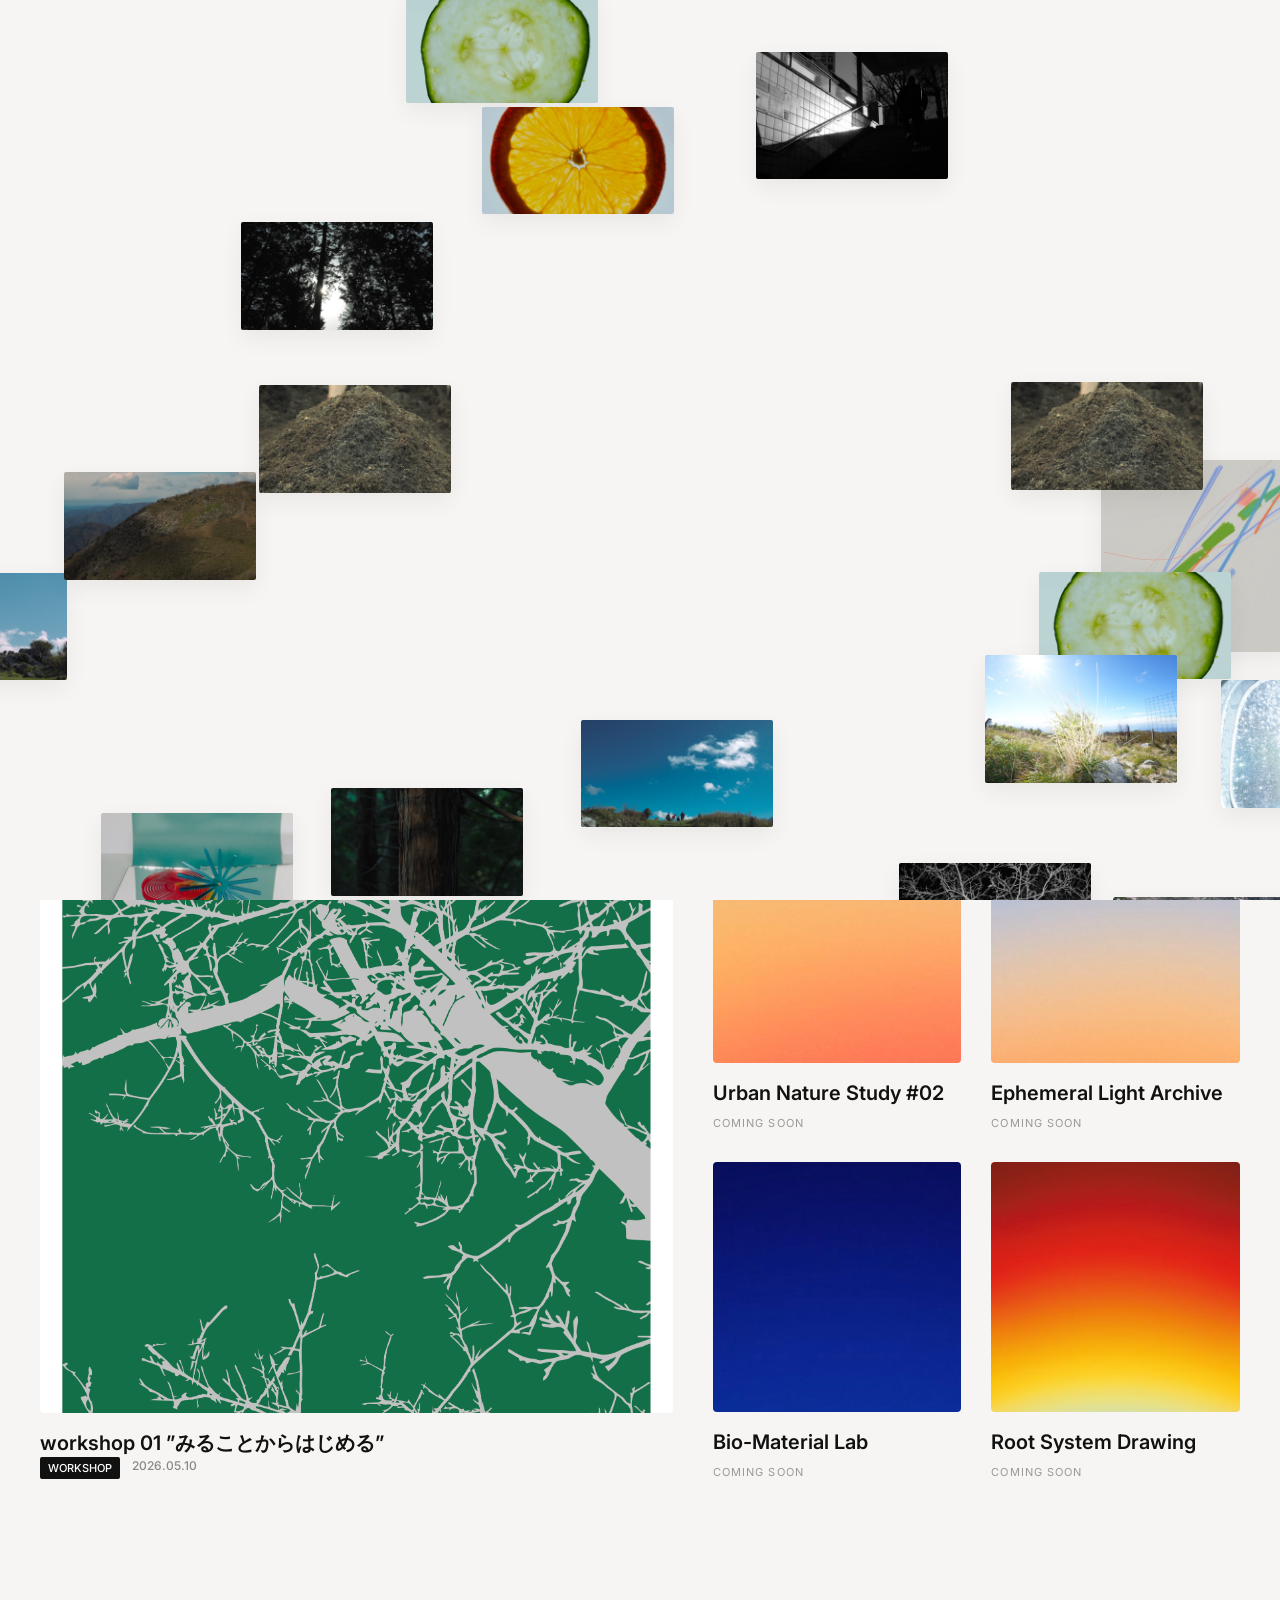
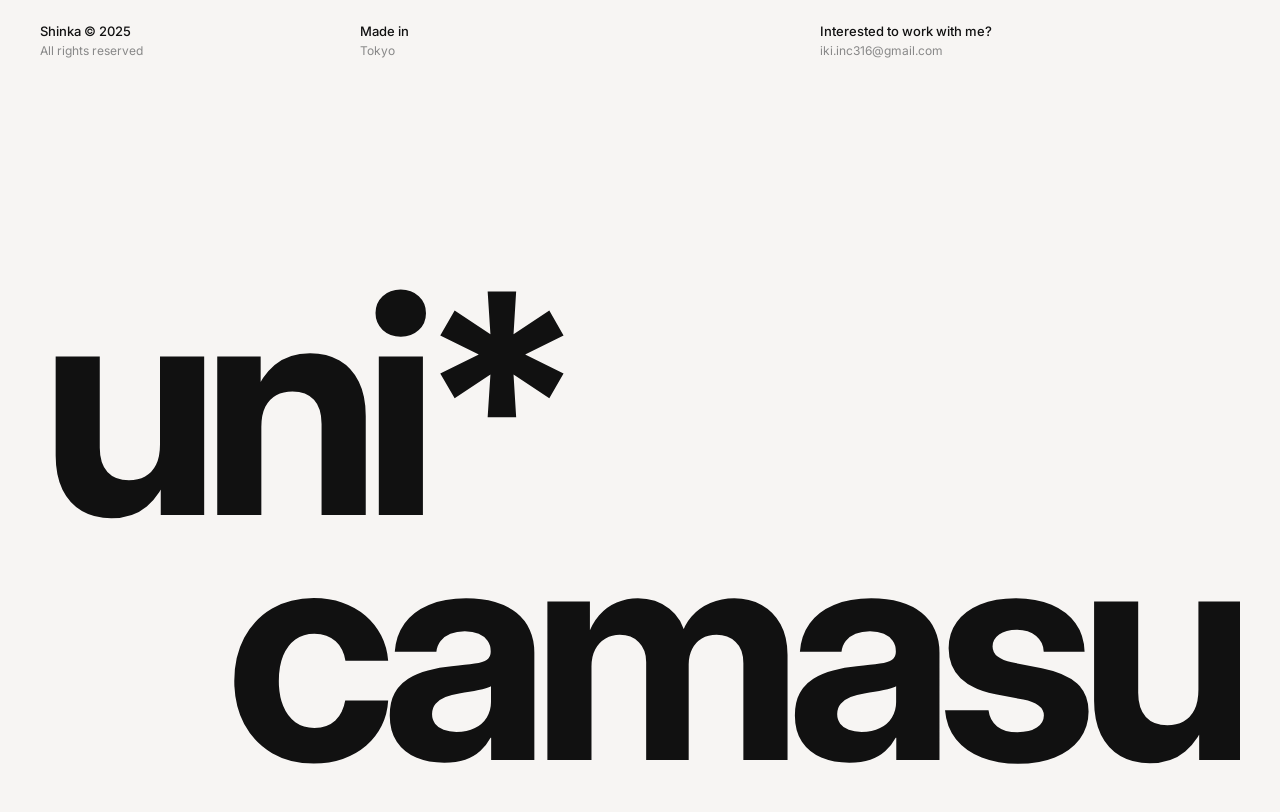
<file: index.html>
<!DOCTYPE html>
<html lang="ja">
<head>
    <meta charset="UTF-8">
    <meta name="viewport" content="width=device-width, initial-scale=1.0">
    <title>uni*camasu - Portfolio</title>
    <link rel="stylesheet" href="styles/style.css">
    <link rel="preconnect" href="https://fonts.googleapis.com">
    <link rel="preconnect" href="https://fonts.gstatic.com" crossorigin>
    <!-- 非常にクリーンでモダンなタイポグラフィを再現するためのフォント -->
    <link href="https://fonts.googleapis.com/css2?family=Inter:wght@300;400;500;600;700&display=swap" rel="stylesheet">
</head>
<body>
    <div class="fixed-logo-container">
        <div class="back-to-top">
            <a href="#" onclick="window.scrollTo({top: 0, behavior: 'smooth'}); return false;">
                <img src="images/logo.png" alt="Back to Top" class="header-logo">
            </a>
        </div>
    </div>
    <!-- Splash Screen -->
    <div id="splash-screen" class="splash-screen">
        <div class="splash-content">
            <div class="splash-image-wrapper">
                <img id="splash-image" src="https://via.placeholder.com/800x500/e0e0e0/555555?text=Loading..." alt="Loading...">
            </div>
        </div>
    </div>

    <div class="site-wrapper">
        <!-- ナビゲーション（4カラム） -->
        <header class="top-nav">
            <div class="nav-col brand"><h2><a href="index.html">Shinka&reg;</a></h2></div>
            <div class="nav-col links">
                <a href="projects.html">Projects</a>
                <a href="about.html">About</a>
                <a href="#contact">Contact</a>
            </div>
            <div class="nav-col socials">
                <a href="https://www.instagram.com/uni.camasu/" target="_blank">Instagram</a>
            </div>
            <div class="nav-col location">
                <span>JP, Tokyo</span>
                <span id="current-time">9:57 AM</span>
            </div>
        </header>

        <main>
            <!-- ヒーローセクション（アシンメトリーレイアウト） -->
            <section class="two-col-layout hero-section">
                <div class="col-left"></div>
                <div class="col-right">
                    <p class="hero-text">
                        <strong>Shinka is a Tokyo-based design collective that explores the connection between design and nature.</strong> 
                        <span class="text-muted">We are committed to exploring what design can do to help create a nature-positive future.</span>
                    </p>
                </div>
            </section>

            <!-- プロジェクトセクション（トップページ用） -->
            <section id="projects" class="two-col-layout projects-intro">
                <div class="col-left">
                    <h3 class="section-title">OUR PROJECTS</h3>
                </div>
                <div class="col-right">
                    <p class="intro-text text-muted">
                        あるところから、さがす<br><br>
                        あたりまえに通り過ぎていたもの<br>
                        手が動くことの不思議さ、何かを見ることができる喜び、それらを感じられること<br>
                        私たちは、今まで見過ごしていたものと出会いなおす機会を作っていきます<br>
                        <br>
                    </p>
                </div>
            </section>

            <!-- プロジェクトセクション（トップページ用） -->
            <section id="projects" class="events-section">
                <div class="projects-grid-featured">
                    <!-- Featured Left (Large) -->
                    <div class="featured-left">
                        <a href="event-detail.html" class="event-card">
                            <img src="images/改shinka%20poster-25.png" alt="Featured Project" class="event-image">
                            <div class="event-content">
                                <h4 class="event-title">workshop 01 ”みることからはじめる”</h4>
                                <div class="event-meta text-muted mt-2">
                                    <span class="badge">Workshop</span>
                                    <span>2026.05.10</span>
                                </div>
                            </div>
                        </a>
                    </div>
                    
                    <!-- Grid Right (4 small boxes) -->
                    <div class="grid-right">
                        <!-- Box 1 -->
                        <div class="event-card">
                            <img src="images/スクリーンショット 2026-04-07 19.53.37.png" alt="Coming Soon" class="event-image">
                            <div class="event-content">
                                <h4 class="event-title">Urban Nature Study #02</h4>
                                <span class="coming-soon-label">Coming Soon</span>
                            </div>
                        </div>
                        <!-- Box 2 -->
                        <div class="event-card">
                            <img src="images/スクリーンショット 2026-04-07 19.53.47.png" alt="Coming Soon" class="event-image">
                            <div class="event-content">
                                <h4 class="event-title">Ephemeral Light Archive</h4>
                                <span class="coming-soon-label">Coming Soon</span>
                            </div>
                        </div>
                        <!-- Box 3 -->
                        <div class="event-card">
                            <img src="images/スクリーンショット 2026-04-07 19.53.55.png" alt="Coming Soon" class="event-image">
                            <div class="event-content">
                                <h4 class="event-title">Bio-Material Lab</h4>
                                <span class="coming-soon-label">Coming Soon</span>
                            </div>
                        </div>
                        <!-- Box 4 -->
                        <div class="event-card">
                            <img src="images/スクリーンショット 2026-04-07 19.54.11.png" alt="Coming Soon" class="event-image">
                            <div class="event-content">
                                <h4 class="event-title">Root System Drawing</h4>
                                <span class="coming-soon-label">Coming Soon</span>
                            </div>
                        </div>
                    </div>
                </div>
            </section>

        </main>

        <!-- フッター -->
        <footer id="contact" class="site-footer">
            <div class="footer-top">
                <div class="foot-col">
                    <span class="section-title">Shinka &copy; 2025</span><br>
                    <span class="text-muted text-small">All rights reserved</span>
                </div>
                <div class="foot-col">
                    <span class="section-title">Made in</span><br>
                    <span class="text-muted text-small">Tokyo</span>
                </div>
                <div class="foot-col">
                    <span class="section-title">Interested to work with me?</span><br>
                    <a href="mailto:iki.inc316@gmail.com" class="text-muted text-small">iki.inc316@gmail.com</a>
                </div>
            </div>
            
            <div class="footer-bottom">
                <h1 class="giant-text">
                    <span class="align-left">uni*</span>
                    <span class="align-right">camasu</span>
                </h1>
            </div>
        </footer>
    </div>
    <script src="scripts/main.js"></script>
</body>
</html>
</file>
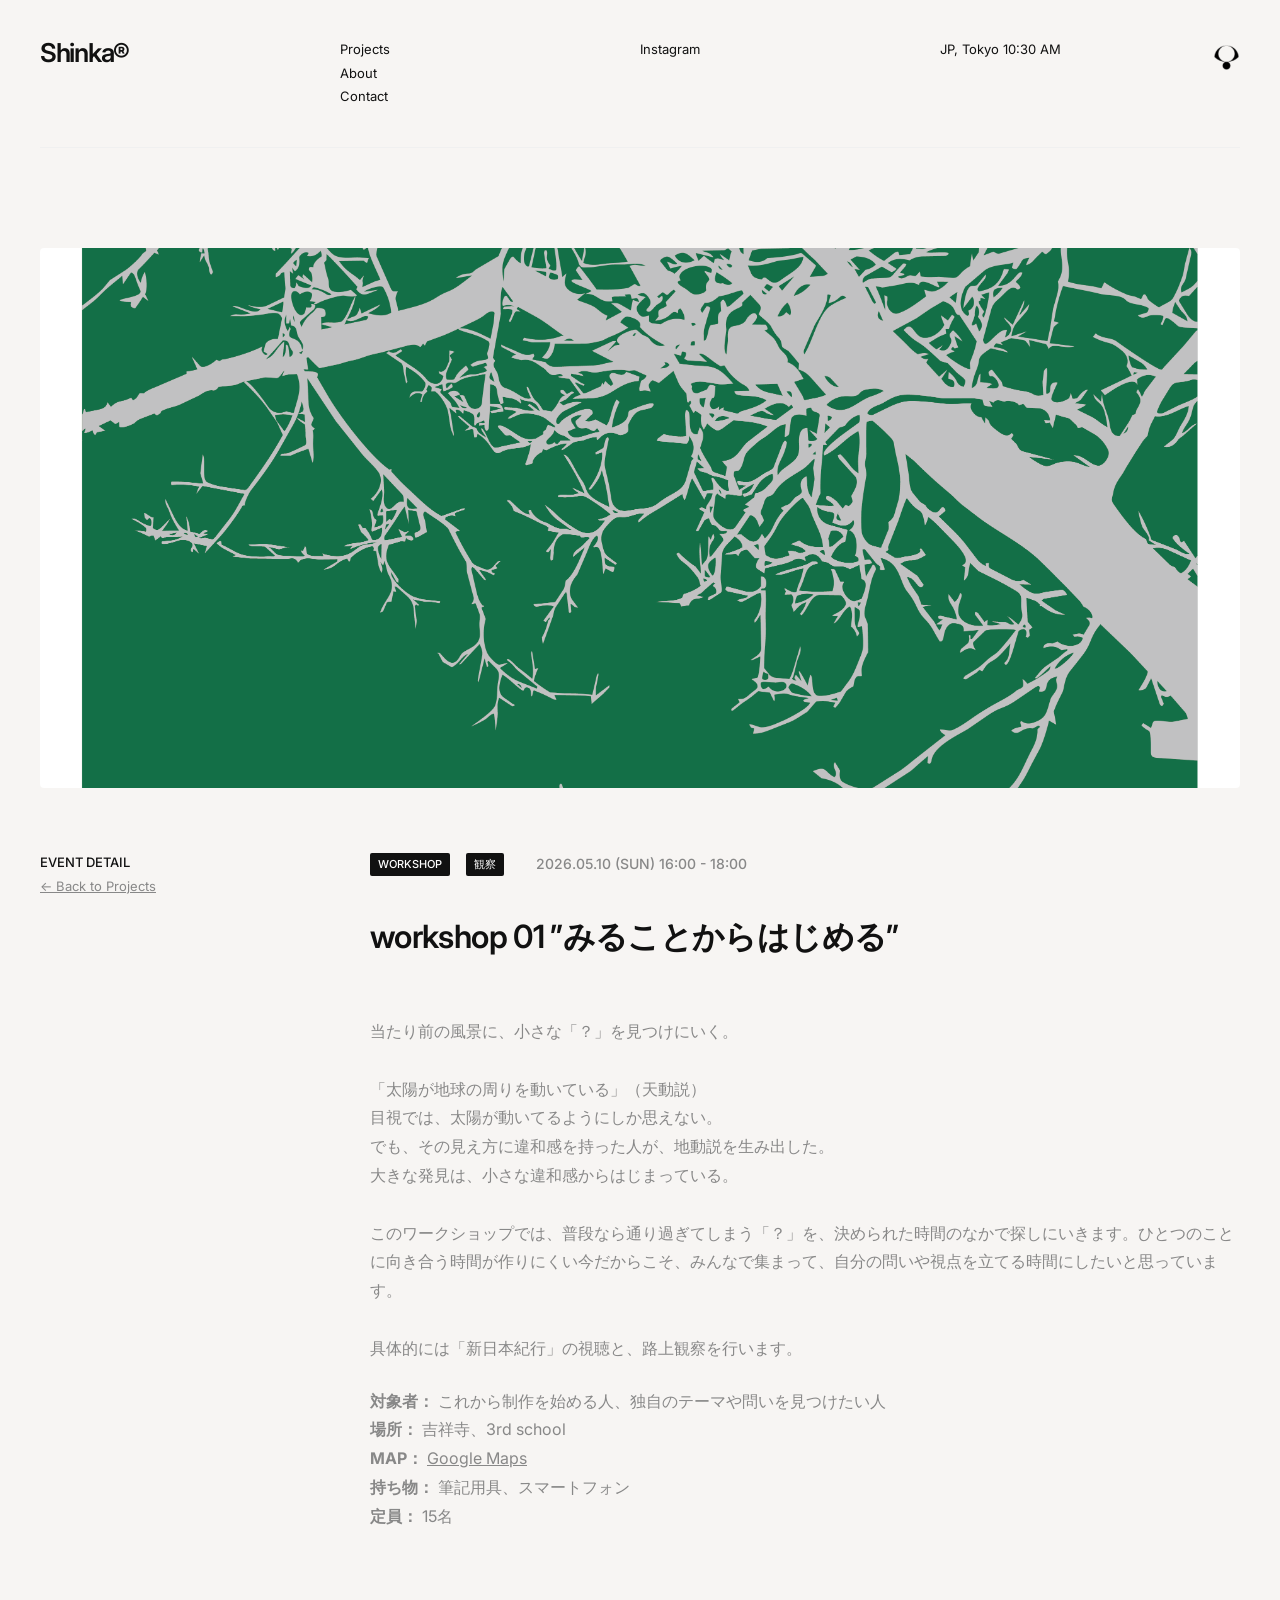
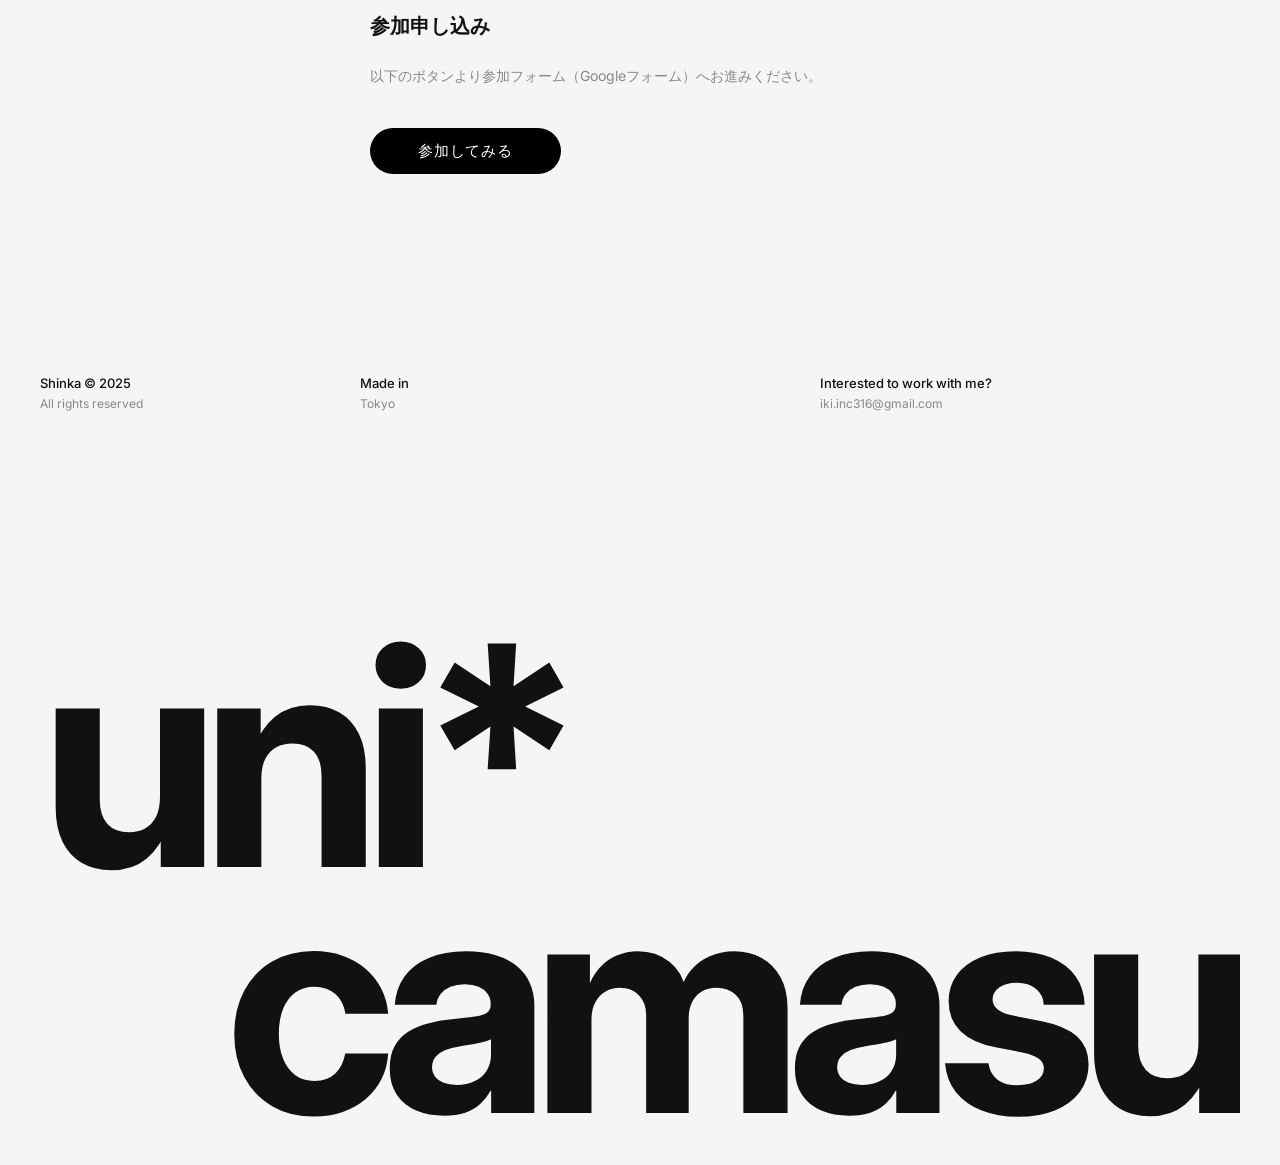
<file: event-detail.html>
<!DOCTYPE html>
<html lang="ja">

<head>
    <meta charset="UTF-8">
    <meta name="viewport" content="width=device-width, initial-scale=1.0">
    <title>Event Detail - uni*camasu</title>
    <link rel="stylesheet" href="styles/style.css">
    <link rel="preconnect" href="https://fonts.googleapis.com">
    <link rel="preconnect" href="https://fonts.gstatic.com" crossorigin>
    <link href="https://fonts.googleapis.com/css2?family=Inter:wght@300;400;500;600;700&display=swap" rel="stylesheet">
    <style>
        .event-hero {
            width: 100%;
            height: 60vh;
            object-fit: cover;
            border-radius: 4px;
            margin-bottom: 60px;
        }

        .event-header {
            margin-bottom: 60px;
        }

        .event-title {
            font-size: 32px;
            font-weight: 600;
            line-height: 1.3;
            margin-bottom: 16px;
            letter-spacing: -0.02em;
        }

        .event-meta {
            display: flex;
            gap: 16px;
            font-size: 14px;
            margin-bottom: 40px;
            text-transform: uppercase;
        }

        .event-body {
            font-size: 16px;
            line-height: 2;
            color: var(--text-muted);
            margin-bottom: 80px;
        }

        /* Button styles now handled by global .pill-button class in style.css */

        @media (max-width: 900px) {
            .event-hero {
                height: 40vh;
            }

            .event-title {
                font-size: 24px;
            }

            .participate-section {
                padding: 40px 20px;
            }
        }
    </style>
</head>

<body>
    <div class="fixed-logo-container">
        <div class="back-to-top">
            <a href="#" onclick="window.scrollTo({top: 0, behavior: 'smooth'}); return false;">
                <img src="images/logo.png" alt="Back to Top" class="header-logo">
            </a>
        </div>
    </div>
    <div class="site-wrapper">
        <!-- ナビゲーション -->
        <header class="top-nav">
            <div class="nav-col brand">
                <h2><a href="index.html">Shinka&reg;</a></h2>
            </div>
            <div class="nav-col links">
                <a href="projects.html">Projects</a>
                <a href="about.html">About</a>
                <a href="#contact">Contact</a>
            </div>
            <div class="nav-col socials">
                <a href="https://www.instagram.com/uni.camasu/" target="_blank">Instagram</a>
            </div>
            <div class="nav-col location">
                <span>JP, Tokyo</span>
                <span id="current-time">10:30 AM</span>
            </div>
        </header>

        <main>
            <img src="images/改shinka%20poster-25.png" alt="Workshop 01 Hero" class="event-hero">

            <section class="two-col-layout">
                <div class="col-left">
                    <h3 class="section-title">EVENT DETAIL</h3>
                    <a href="projects.html" class="text-muted"
                        style="text-decoration: underline; font-size: 13px;">&larr; Back to Projects</a>
                </div>
                <div class="col-right">
                    <div class="event-header">
                        <div class="event-meta text-muted">
                            <span class="badge">Workshop</span>
                            <span class="badge">観察</span>
                            <br>
                            <span>2026.05.10 (Sun) 16:00 - 18:00</span>
                        </div>
                        <h1 class="event-title">workshop 01 ”みることからはじめる”</h1>
                    </div>

                    <div class="event-body">
                        <p class="concept-text text-muted" style="margin-bottom: 24px;">
                            当たり前の風景に、小さな「？」を見つけにいく。<br><br>
                            「太陽が地球の周りを動いている」（天動説）<br>
                            目視では、太陽が動いてるようにしか思えない。<br>
                            でも、その見え方に違和感を持った人が、地動説を生み出した。<br>
                            大きな発見は、小さな違和感からはじまっている。<br><br>
                            このワークショップでは、普段なら通り過ぎてしまう「？」を、決められた時間のなかで探しにいきます。ひとつのことに向き合う時間が作りにくい今だからこそ、みんなで集まって、自分の問いや視点を立てる時間にしたいと思っています。<br><br>
                            具体的には「新日本紀行」の視聴と、路上観察を行います。
                        </p>
                        <p class="concept-text text-muted">
                            <strong>対象者：</strong> これから制作を始める人、独自のテーマや問いを見つけたい人<br>
                            <strong>場所：</strong> 吉祥寺、3rd school<br>
                            <strong>MAP：</strong> <a href="https://maps.app.goo.gl/jBUUV4J49XXGPerL6" target="_blank"
                                style="text-decoration: underline;">Google Maps</a><br>
                            <strong>持ち物：</strong> 筆記用具、スマートフォン<br>
                            <strong>定員：</strong> 15名
                        </p>
                    </div>

                    <div class="participate-section">
                        <h3 style="margin-bottom: 24px; font-size: 20px;">参加申し込み</h3>
                        <p class="text-muted" style="margin-bottom: 32px; font-size: 14px;">
                            以下のボタンより参加フォーム（Googleフォーム）へお進みください。</p>
                        <!-- ここにGoogleフォームのURLを入れてください -->
                        <a href="https://docs.google.com/forms/d/e/1FAIpQLSdLkLfzApxSHHDWWV5iQJGyenMku3MFhLdehQCSuDcDa8FL5w/viewform"
                            target="_blank" class="pill-button" style="margin-top: 10px;">参加してみる</a>
                    </div>
                </div>
            </section>
        </main>

        <!-- フッター -->
        <footer id="contact" class="site-footer">
            <div class="footer-top">
                <div class="foot-col">
                    <span class="section-title">Shinka &copy; 2025</span><br>
                    <span class="text-muted text-small">All rights reserved</span>
                </div>
                <div class="foot-col">
                    <span class="section-title">Made in</span><br>
                    <span class="text-muted text-small">Tokyo</span>
                </div>
                <div class="foot-col">
                    <span class="section-title">Interested to work with me?</span><br>
                    <a href="mailto:iki.inc316@gmail.com" class="text-muted text-small">iki.inc316@gmail.com</a>
                </div>
            </div>

            <div class="footer-bottom">
                <h1 class="giant-text">
                    <span class="align-left">uni*</span>
                    <span class="align-right">camasu</span>
                </h1>
            </div>
        </footer>
    </div>
</body>

</html>
</file>
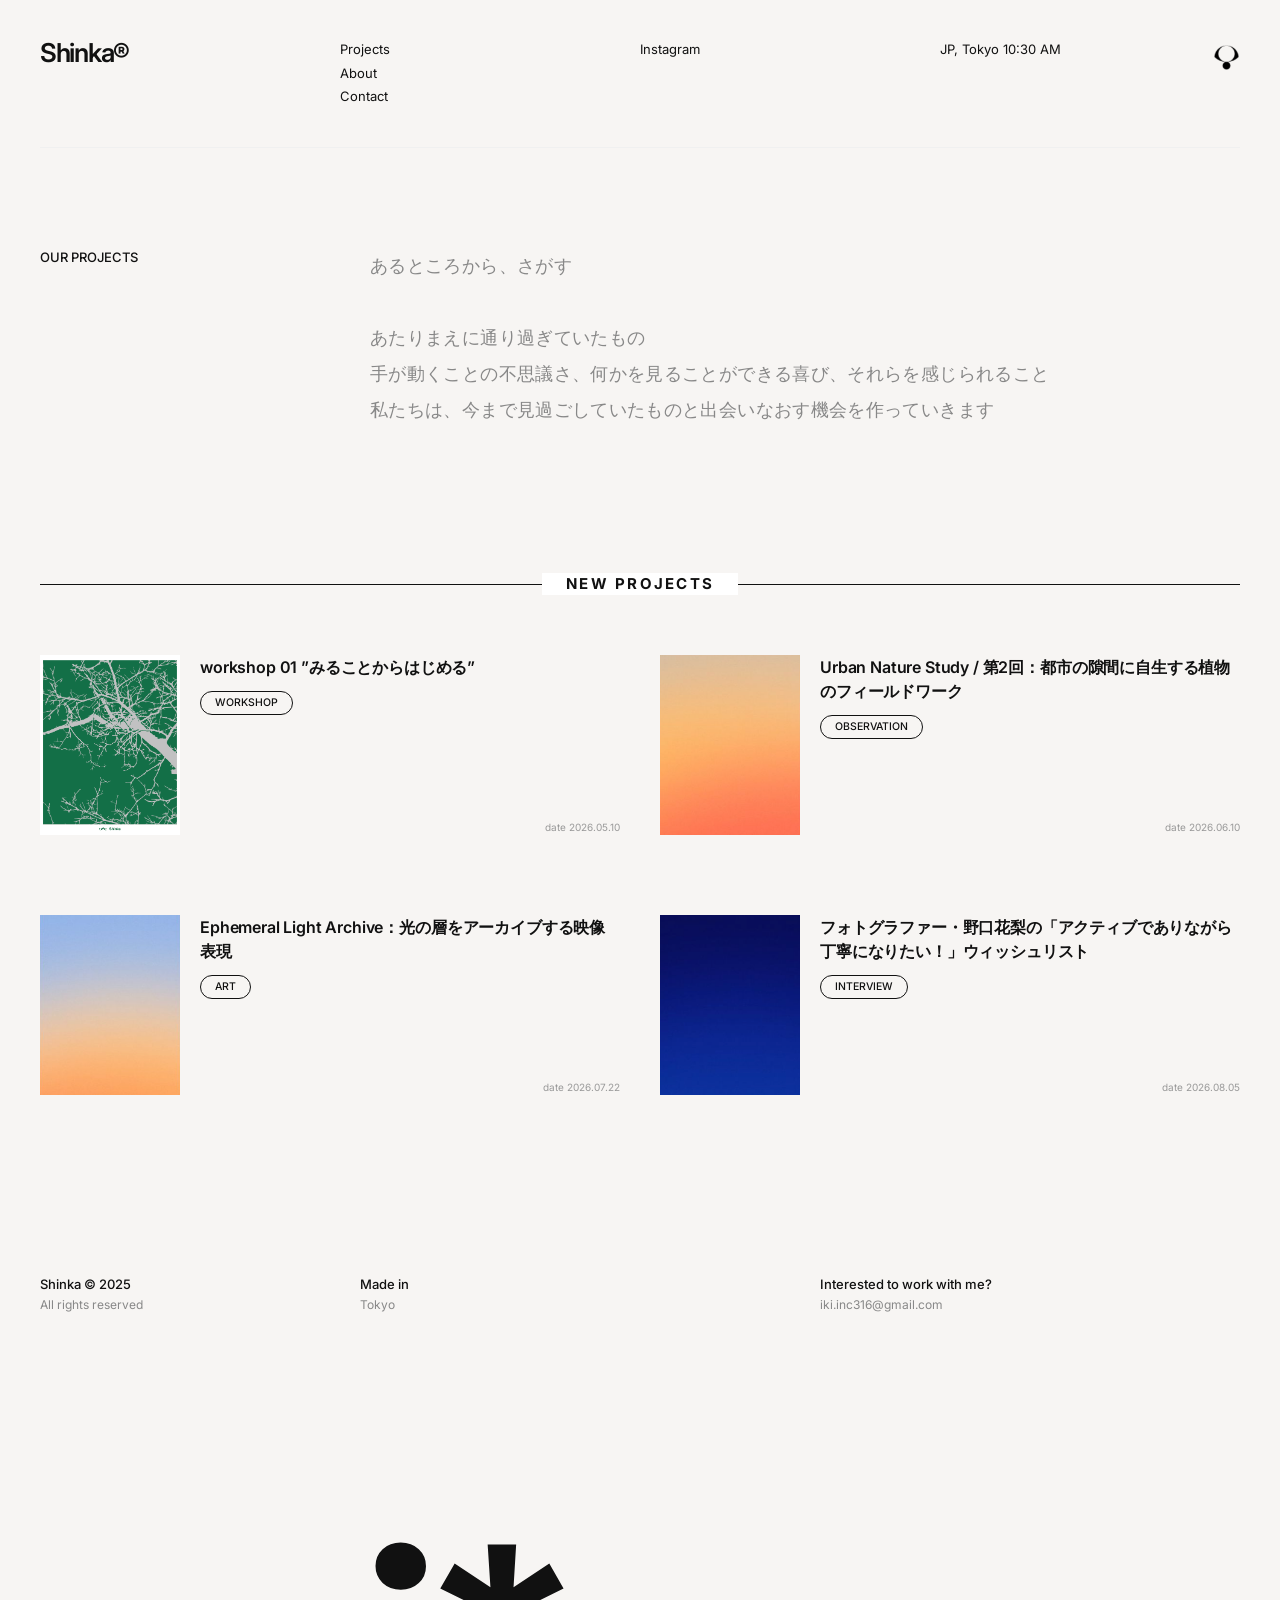
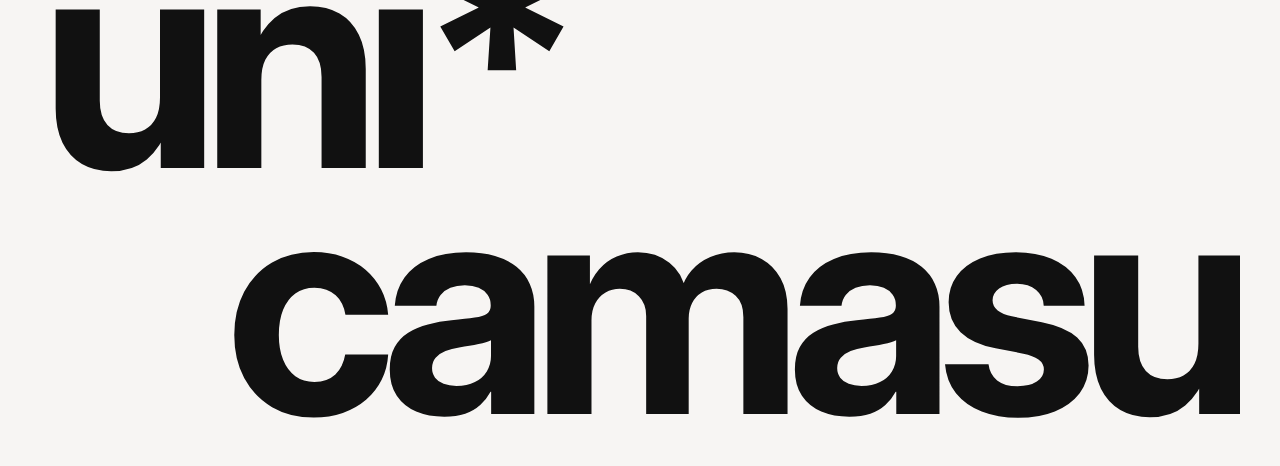
<file: projects.html>
<!DOCTYPE html>
<html lang="ja">

<head>
    <meta charset="UTF-8">
    <meta name="viewport" content="width=device-width, initial-scale=1.0">
    <title>Projects - uni*camasu</title>
    <link rel="stylesheet" href="styles/style.css">
    <link rel="preconnect" href="https://fonts.googleapis.com">
    <link rel="preconnect" href="https://fonts.gstatic.com" crossorigin>
    <link href="https://fonts.googleapis.com/css2?family=Inter:wght@300;400;500;600;700&display=swap" rel="stylesheet">

</head>

<body>
    <div class="fixed-logo-container">
        <div class="back-to-top">
            <a href="#" onclick="window.scrollTo({top: 0, behavior: 'smooth'}); return false;">
                <img src="images/logo.png" alt="Back to Top" class="header-logo">
            </a>
        </div>
    </div>
    <div class="site-wrapper">
        <!-- ナビゲーション -->
        <header class="top-nav">
            <div class="nav-col brand">
                <h2><a href="index.html">Shinka&reg;</a></h2>
            </div>
            <div class="nav-col links">
                <a href="projects.html">Projects</a>
                <a href="about.html">About</a>
                <a href="#contact">Contact</a>
            </div>
            <div class="nav-col socials">
                <a href="https://www.instagram.com/uni.camasu/" target="_blank">Instagram</a>
            </div>
            <div class="nav-col location">
                <span>JP, Tokyo</span>
                <span id="current-time">10:30 AM</span>
            </div>
        </header>

        <main>
            <!-- 組織方針の説明文 -->
            <section class="two-col-layout projects-intro">
                <div class="col-left">
                    <h3 class="section-title">OUR PROJECTS</h3>
                </div>
                <div class="col-right">
                    <p class="intro-text text-muted">
                        あるところから、さがす<br><br>
                        あたりまえに通り過ぎていたもの<br>
                        手が動くことの不思議さ、何かを見ることができる喜び、それらを感じられること<br>
                        私たちは、今まで見過ごしていたものと出会いなおす機会を作っていきます<br>
                        <br>

                    </p>
                </div>
            </section>

            <!-- イベントリスト（雑誌風レイアウト） -->
            <section class="events-section">
                <div class="article-section-header">
                    <span class="section-label">New Projects</span>
                </div>

                <div class="article-grid">
                    <!-- Article 1 -->
                    <a href="event-detail.html" class="article-card">
                        <div class="article-thumbnail">
                            <img src="images/改shinka%20poster-25.png" alt="Project Thumbnail">
                        </div>
                        <div class="article-content">
                            <h4 class="article-title">workshop 01 ”みることからはじめる”</h4>
                            <span class="article-tag">Workshop</span>
                            <span class="article-date">date 2026.05.10</span>
                        </div>
                    </a>

                    <!-- Article 2 (Gradient placeholder) -->
                    <a href="#" class="article-card">
                        <div class="article-thumbnail">
                            <img src="images/スクリーンショット 2026-04-07 19.53.37.png" alt="Coming Soon">
                        </div>
                        <div class="article-content">
                            <h4 class="article-title">Urban Nature Study / 第2回：都市の隙間に自生する植物のフィールドワーク</h4>
                            <span class="article-tag">Observation</span>
                            <span class="article-date">date 2026.06.10</span>
                        </div>
                    </a>

                    <!-- Article 3 (Gradient placeholder) -->
                    <a href="#" class="article-card">
                        <div class="article-thumbnail">
                            <img src="images/スクリーンショット 2026-04-07 19.53.47.png" alt="Coming Soon">
                        </div>
                        <div class="article-content">
                            <h4 class="article-title">Ephemeral Light Archive：光の層をアーカイブする映像表現</h4>
                            <span class="article-tag">Art</span>
                            <span class="article-date">date 2026.07.22</span>
                        </div>
                    </a>

                    <!-- Article 4 (Gradient placeholder) -->
                    <a href="#" class="article-card">
                        <div class="article-thumbnail">
                            <img src="images/スクリーンショット 2026-04-07 19.53.55.png" alt="Coming Soon">
                        </div>
                        <div class="article-content">
                            <h4 class="article-title">フォトグラファー・野口花梨の「アクティブでありながら丁寧になりたい！」ウィッシュリスト</h4>
                            <span class="article-tag">Interview</span>
                            <span class="article-date">date 2026.08.05</span>
                        </div>
                    </a>
                </div>

                <div style="margin-bottom: 80px;"></div>
            </section>
        </main>

        <!-- フッター -->
        <footer id="contact" class="site-footer">
            <div class="footer-top">
                <div class="foot-col">
                    <span class="section-title">Shinka &copy; 2025</span><br>
                    <span class="text-muted text-small">All rights reserved</span>
                </div>
                <div class="foot-col">
                    <span class="section-title">Made in</span><br>
                    <span class="text-muted text-small">Tokyo</span>
                </div>
                <div class="foot-col">
                    <span class="section-title">Interested to work with me?</span><br>
                    <a href="mailto:iki.inc316@gmail.com" class="text-muted text-small">iki.inc316@gmail.com</a>
                </div>
            </div>

            <div class="footer-bottom">
                <h1 class="giant-text">
                    <span class="align-left">uni*</span>
                    <span class="align-right">camasu</span>
                </h1>
            </div>
        </footer>
    </div>
</body>

</html>
</file>
<file: styles/style.css>
/* 
  Modern Minimalist Typography Grid
  Based on Framer style aesthetic
*/

:root {
    --bg-color: #f7f5f3;
    --text-color: #111111;
    --text-muted: #888888;
    --border-color: #f0f0f0;
    
    --font-sans: 'Inter', "Helvetica Neue", Helvetica, Arial, sans-serif;
}

* {
    box-sizing: border-box;
    margin: 0;
    padding: 0;
}

body {
    background-color: var(--bg-color);
    color: var(--text-color);
    font-family: var(--font-sans);
    font-weight: 400;
    line-height: 1.5;
    -webkit-font-smoothing: antialiased;
    -moz-osx-font-smoothing: grayscale;
    font-size: 13px; /* 小さくて歯切れの良いベースフォントサイズ */
}

a {
    color: inherit;
    text-decoration: none;
    transition: opacity 0.2s ease;
}

a:hover {
    opacity: 0.6;
}

.text-muted {
    color: var(--text-muted);
}

.text-small {
    font-size: 12px;
}

/* メインコンテナ */
.site-wrapper {
    max-width: 1400px;
    margin: 0 auto;
    padding: 40px;
}

/* 共通の2カラムレイアウト（左：見出し、右：コンテンツ） */
.two-col-layout {
    display: grid;
    grid-template-columns: 2.5fr 7.5fr; /* 黄金比に近いアシンメトリーな分割 */
    gap: 40px;
    margin-bottom: 120px;
}

.section-title {
    font-weight: 500;
    font-size: 13px;
    margin-bottom: 4px;
}

/* --- ヘッダー --- */
.top-nav {
    display: grid;
    grid-template-columns: 2.5fr 2.5fr 2.5fr 2.5fr; 
    align-items: start;
    margin-bottom: 100px;
    padding-bottom: 40px;
    border-bottom: 1px solid var(--border-color);
}

.brand h2 {
    font-size: 26px;
    font-weight: 600;
    letter-spacing: -0.05em;
    line-height: 1;
}

.nav-col.links, .nav-col.socials {
    display: flex;
    flex-direction: column;
    gap: 4px;
}

.header-logo {
    height: 27px; /* 気持ち小さめ */
    width: auto;
    object-fit: contain;
}

.fixed-logo-container {
    position: fixed;
    top: 36px; /* 2px further up */
    left: 0;
    width: 100%;
    pointer-events: none;
    z-index: 1000;
}

.fixed-logo-container .back-to-top {
    max-width: 1400px;
    margin: 0 auto;
    padding: 8px 40px 0; /* align vertically with text */
    display: flex;
    justify-content: flex-end;
}

.fixed-logo-container .back-to-top a {
    pointer-events: auto;
}

/* --- Pill Button --- */
.pill-button {
    display: inline-block;
    background-color: #000;
    color: #fff;
    padding: 12px 48px;
    border-radius: 50px;
    font-size: 15px;
    font-weight: 500;
    text-decoration: none;
    transition: transform 0.2s ease, opacity 0.2s ease;
    letter-spacing: 0.05em;
}

.pill-button:hover {
    opacity: 0.8;
    transform: translateY(-1px);
}

.btn-outline {
    display: inline-block;
    border: 1px solid #111;
    border-radius: 50px;
    padding: 12px 32px;
    text-transform: uppercase;
    font-size: 12px;
    font-weight: 700;
    text-decoration: none;
    color: #111;
    transition: all 0.2s ease;
}

.btn-outline:hover {
    background-color: #111;
    color: #fff;
}

/* --- Featured Projects Grid --- */
.projects-grid-featured {
    display: grid;
    grid-template-columns: 1.2fr 1fr;
    gap: 40px;
    margin-bottom: 60px;
}

.featured-left .event-card {
    height: 100%;
    display: flex;
    flex-direction: column;
}

.featured-left .event-image {
    height: 600px;
    width: 100%;
    object-fit: cover;
}

.grid-right {
    display: grid;
    grid-template-columns: 1fr 1fr;
    grid-template-rows: auto auto;
    gap: 30px;
}

.grid-right .event-image {
    height: 250px;
    width: 100%;
    object-fit: cover;
}

.coming-soon-label {
    display: inline-block;
    font-size: 11px;
    text-transform: uppercase;
    letter-spacing: 0.1em;
    color: #999;
    margin-top: 8px;
}

@media (max-width: 1024px) {
    .projects-grid-featured {
        grid-template-columns: 1fr;
    }
    .featured-left .event-image {
        height: 450px;
    }
}

@media (max-width: 600px) {
    .grid-right {
        grid-template-columns: 1fr;
    }
}
.hero-text {
    font-size: 28px;
    line-height: 1.3;
    letter-spacing: -0.03em;
}

.hero-text strong {
    font-weight: 500;
    color: var(--text-color);
}

/* --- プロジェクトセクション --- */
.header-right-links {
    display: flex;
    justify-content: space-between;
    margin-bottom: 24px;
    font-weight: 500;
}

.projects-wrapper {
    display: flex;
    flex-direction: column;
    gap: 80px;
}

.project-meta {
    display: flex;
    justify-content: space-between;
    align-items: center;
    margin-bottom: 12px;
}

.project-title {
    font-size: 15px;
    font-weight: 500;
    letter-spacing: -0.01em;
}

.project-badges {
    display: flex;
    gap: 6px;
}

.badge {
    background: #111111;
    color: #ffffff;
    padding: 3px 8px;
    font-size: 11px;
    font-weight: 500;
    border-radius: 2px;
}

.project-image img {
    width: 100%;
    height: auto;
    display: block;
    border-radius: 4px; /* 極めてシャープな角丸 */
    background-color: #f5f5f5;
}

/* --- アバウトセクション --- */
.about-text {
    font-size: 20px;
    line-height: 1.4;
    letter-spacing: -0.02em;
    margin-bottom: 60px;
}

.about-text strong {
    font-weight: 500;
    color: var(--text-color);
}

.about-details {
    display: grid;
    grid-template-columns: 1fr 1fr;
    gap: 40px;
}

.list-title {
    font-size: 13px;
    font-weight: 500;
    margin-bottom: 16px;
}

.clean-list {
    list-style: none;
}

.clean-list li {
    margin-bottom: 6px;
}

/* --- Article List (Beyond Style) --- */
.article-section-header {
    display: flex;
    justify-content: center;
    align-items: center;
    border-top: 1.5px solid #111;
    margin: 40px 0 60px;
}

.article-section-header .section-label {
    background: #fff;
    padding: 0 24px;
    margin-top: -12px;
    font-size: 15px;
    font-weight: 700;
    text-transform: uppercase;
    letter-spacing: 0.15em;
}

.article-grid {
    display: grid;
    grid-template-columns: 1fr 1fr;
    gap: 80px 40px;
    margin-bottom: 100px;
}

.article-card {
    display: flex;
    gap: 20px;
    text-decoration: none;
    color: inherit;
    align-items: flex-start;
}

.article-thumbnail {
    flex-shrink: 0;
    width: 140px;
    height: 180px;
    background: #f0f0f0;
}

.article-thumbnail img {
    width: 100%;
    height: 100%;
    object-fit: cover;
}

.article-content {
    display: flex;
    flex-direction: column;
    height: 180px;
    flex-grow: 1;
}

.article-title {
    font-size: 16px;
    font-weight: 600;
    line-height: 1.5;
    margin-bottom: 12px;
    letter-spacing: -0.01em;
}

.article-tag {
    display: inline-block;
    padding: 3px 14px;
    border: 1px solid #111;
    border-radius: 20px;
    font-size: 10.5px;
    font-weight: 500;
    width: fit-content;
    text-transform: uppercase;
}

.article-date {
    font-size: 10px;
    color: #999;
    text-align: right;
    margin-top: auto;
}

@media (max-width: 900px) {
    .article-grid {
        grid-template-columns: 1fr;
        gap: 60px;
    }
}

.site-footer {
    padding-top: 80px;
}

.footer-top {
    display: grid;
    grid-template-columns: 2.5fr 3.75fr 3.75fr;
    gap: 40px;
    margin-bottom: 220px;
}

.giant-text {
    font-size: 24vw; /* 改行を入れて、見切れないギリギリの最大サイズに調整 */
    font-weight: 700;
    letter-spacing: -0.06em;
    line-height: 0.8;
    overflow: hidden;
    display: flex;
    flex-direction: column;
}

.align-left {
    align-self: flex-start;
}

.align-right {
    align-self: flex-end;
}

/* --- About Page Specific --- */
.portrait-wrapper {
    margin-top: 0px;
    width: 100%;
}

.portrait-wrapper img {
    width: 100%;
    height: auto;
    display: block;
    border-radius: 4px;
}

.experience-list {
    display: flex;
    flex-direction: column;
    margin-bottom: 80px;
}

.experience-item {
    display: flex;
    justify-content: space-between;
    align-items: flex-start;
    padding: 24px 0;
    border-top: 1px solid var(--border-color);
}

.experience-item:last-child {
    border-bottom: 1px solid var(--border-color);
}

.exp-details {
    display: flex;
    flex-direction: column;
    gap: 4px;
}

.exp-company {
    font-size: 14px;
    font-weight: 500;
}

.awards-clients-grid {
    display: grid;
    grid-template-columns: 1fr 1fr;
    gap: 40px;
}

.text-uppercase {
    text-transform: uppercase;
}

.concept-title {
    font-size: 14px;
    font-weight: 600;
    letter-spacing: 0.05em;
    margin-bottom: 24px;
    color: var(--text-color);
}

.primary-ja {
    font-size: 24px;
    line-height: 1.4;
    margin-bottom: 32px;
}

.concept-text {
    font-size: 16px;
    line-height: 1.8;
}

.about-concept {
    margin-bottom: 40px;
}

.numbered-list {
    font-size: 14px;
    line-height: 1.8;
}

.mt-large {
    margin-top: 120px;
}

/* --- Splash Screen --- */
.splash-screen {
    position: fixed;
    top: 0;
    left: 0;
    width: 100%;
    height: 100vh;
    background-color: var(--bg-color);
    z-index: 9999;
    /* Remove center alignment for random scattered layout */
    /* display: flex; justify-content: center; align-items: center; */
    /* ゆったりと時間をかけて（1.8秒）フェードアウトする設定 */
    transition: opacity 1.8s ease-in-out, visibility 1.8s ease-in-out;
    overflow: hidden; /* Prevent randomly placed images from creating scrollbars */
}

.splash-screen.hidden {
    opacity: 0;
    pointer-events: none;
    visibility: hidden;
}

/* Remove old splash-content/wrapper as we will dynamically inject */

.random-floating-image {
    position: absolute;
    /* Responsive size adjusting */
    width: clamp(100px, 15vw, 300px);
    height: auto;
    object-fit: cover;
    opacity: 0; /* starts transparent */
    transition: opacity 0.6s ease-out; /* fade-in effect */
    border-radius: 2px;
    box-shadow: 0 8px 24px rgba(0,0,0,0.06);
}

/* --- Projects & Events Specific --- */
.projects-intro {
    margin-bottom: 120px;
}
.intro-text {
    font-size: 18px;
    line-height: 2;
    letter-spacing: 0.02em;
}

.events-grid {
    display: grid;
    grid-template-columns: 1fr 1fr;
    gap: 40px;
}

.event-card {
    display: flex;
    flex-direction: column;
    gap: 16px;
}

.event-image {
    width: 100%;
    aspect-ratio: 4/5;
    object-fit: cover;
    border-radius: 4px;
}

.event-title {
    font-size: 20px;
    font-weight: 600;
    line-height: 1.4;
}

.event-meta {
    display: flex;
    gap: 12px;
    font-size: 12px;
    font-weight: 500;
    text-transform: uppercase;
}

.mb-large {
    margin-bottom: 120px;
}

/* --- スマートフォン対応 --- */
@media (max-width: 900px) {
    .events-grid {
        grid-template-columns: 1fr;
        gap: 60px;
    }
    .splash-image-wrapper { width: 85vw; height: 60vw; }
    .site-wrapper {
        padding: 20px;
    }

    .top-nav {
        grid-template-columns: 1fr 1fr;
        gap: 20px;
        margin-bottom: 60px;
    }
    
    .two-col-layout {
        grid-template-columns: 1fr;
        gap: 20px;
        margin-bottom: 80px;
    }
    
    .hero-text {
        font-size: 22px;
    }

    .about-text {
        font-size: 18px;
    }
    
    .footer-top {
        grid-template-columns: 1fr;
        gap: 30px;
    }
}

@media (max-width: 900px) {
    .awards-clients-grid {
        grid-template-columns: 1fr;
        gap: 30px;
    }
}
</file>
